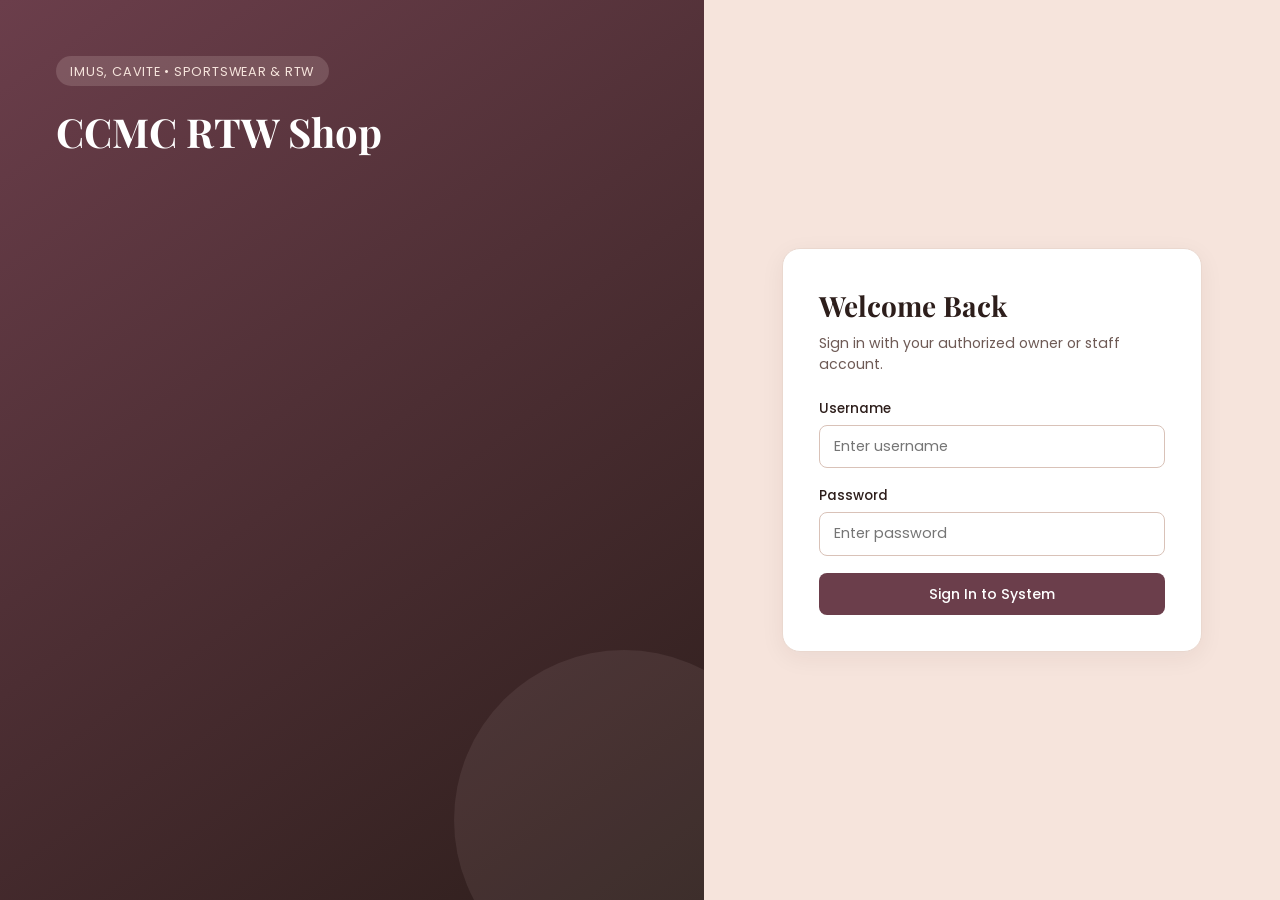
<file: index.html>
<!DOCTYPE html>
<html lang="en">
<head>
  <meta charset="UTF-8" />
  <meta name="viewport" content="width=device-width, initial-scale=1.0" />
  <title>CCMC RTW Shop — Sign In</title>
  <link rel="preconnect" href="https://fonts.googleapis.com" />
  <link rel="preconnect" href="https://fonts.gstatic.com" crossorigin />
  <link href="https://fonts.googleapis.com/css2?family=Playfair+Display:wght@600;700&family=Poppins:wght@300;400;500;600&display=swap" rel="stylesheet" />
  <link rel="stylesheet" href="css/styles.css" />
</head>
<body>
  <div class="login-split">
    <section class="login-visual">
      <div>
        <span class="brand-badge">Imus, Cavite • Sportswear &amp; RTW</span>
        <h1>CCMC RTW Shop</h1>
      </div>

    </section>

    <section class="login-panel">
      <div class="login-card">
        <h2>Welcome Back</h2>
        <p class="subtitle">Sign in with your authorized owner or staff account.</p>

        <div id="login-error" class="alert-box alert-error hidden"></div>

        <form id="login-form">
          <div class="form-group">
            <label for="username">Username</label>
            <input type="text" id="username" name="username" placeholder="Enter username" required autocomplete="username" />
          </div>

          <div class="form-group">
            <label for="password">Password</label>
            <input type="password" id="password" name="password" placeholder="Enter password" required autocomplete="current-password" />
          </div>

          <button type="submit" class="btn btn-primary w-full">Sign In to System</button>
        </form>
      </div>
    </section>
  </div>

  <script src="js/store.js"></script>
  <script src="js/auth.js"></script>
</body>
</html>
</file>
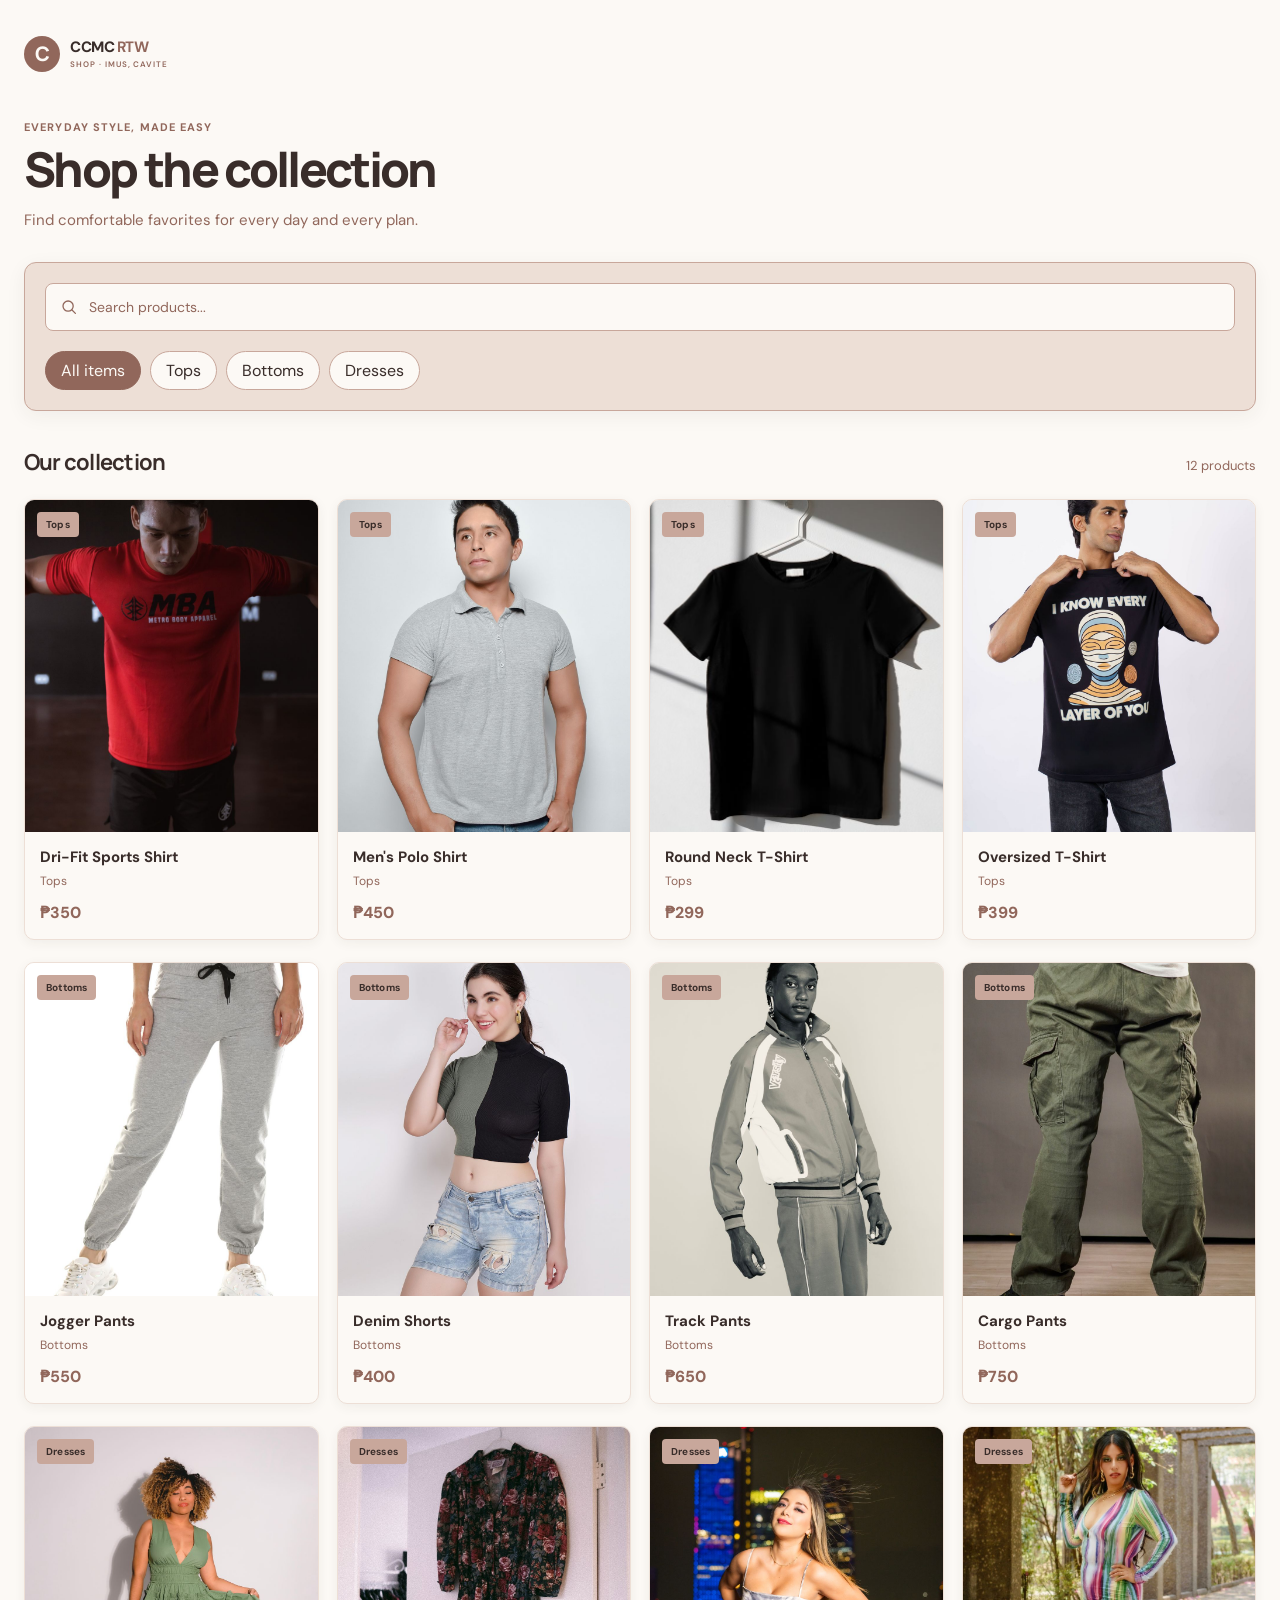
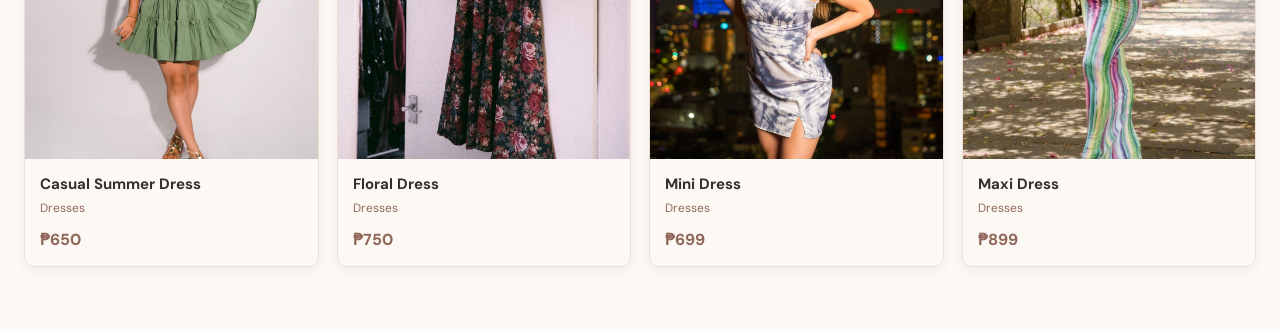
<file: shop.html>
<!doctype html>
<html lang="en">
<head>
  <meta charset="utf-8">
  <meta name="viewport" content="width=device-width, initial-scale=1">
  <meta name="theme-color" content="#FCF9F5">
  <meta name="description" content="Browse the CCMC RTW Shop product catalog.">
  <title>Shop the Collection | CCMC RTW Shop</title>
  <link rel="preconnect" href="https://fonts.googleapis.com">
  <link rel="preconnect" href="https://fonts.gstatic.com" crossorigin>
  <link href="https://fonts.googleapis.com/css2?family=DM+Sans:wght@400;500;600;700;800&family=Manrope:wght@500;600;700;800&display=swap" rel="stylesheet">
  <link rel="stylesheet" href="shop.css">
  <script src="shop.js" defer></script>
</head>
<body class="catalog-page">
  <main class="catalog-shell" id="catalog-main">
    <header class="catalog-heading">
      <div class="catalog-brand">
        <span class="catalog-brand-mark" aria-hidden="true">C</span>
        <span>CCMC <strong>RTW</strong><small>SHOP · IMUS, CAVITE</small></span>
      </div>
      <div class="catalog-intro">
        <p class="catalog-eyebrow">Everyday style, made easy</p>
        <h1>Shop the collection</h1>
        <p class="catalog-description">Find comfortable favorites for every day and every plan.</p>
      </div>
    </header>

    <section class="catalog-controls" aria-label="Find products">
      <div class="catalog-search-wrap">
        <label class="catalog-visually-hidden" for="catalog-search">Search products by name</label>
        <svg class="catalog-search-icon" viewBox="0 0 24 24" aria-hidden="true">
          <circle cx="10.8" cy="10.8" r="6.8"></circle>
          <path d="m16 16 4.5 4.5"></path>
        </svg>
        <input id="catalog-search" type="search" placeholder="Search products..." autocomplete="off">
        <button class="catalog-clear-search" type="button" aria-label="Clear search" hidden>Clear</button>
      </div>
      <div class="catalog-filters" role="group" aria-label="Filter products by category">
        <button class="catalog-filter is-active" type="button" data-category="all" aria-pressed="true">All items</button>
        <button class="catalog-filter" type="button" data-category="tops" aria-pressed="false">Tops</button>
        <button class="catalog-filter" type="button" data-category="bottoms" aria-pressed="false">Bottoms</button>
        <button class="catalog-filter" type="button" data-category="dresses" aria-pressed="false">Dresses</button>
      </div>
    </section>

    <section class="catalog-results" aria-labelledby="catalog-results-title">
      <div class="catalog-results-heading">
        <h2 id="catalog-results-title">Our collection</h2>
        <p class="catalog-results-count" aria-live="polite"></p>
      </div>
      <div class="catalog-product-grid">
        <article class="catalog-product-card" data-category="tops" data-name="Dri-Fit Sports Shirt">
          <div class="catalog-product-image">
            <img data-catalog-image src="images/dri-fit-shirt.jpg" alt="Dri-Fit Sports Shirt" width="1000" height="1500" loading="lazy" decoding="async">
            <div class="catalog-image-fallback" role="img" aria-label="Product photo unavailable for Dri-Fit Sports Shirt" hidden>
              <span>Product photo unavailable</span>
            </div>
            <span class="catalog-product-tag">Tops</span>
          </div>
          <div class="catalog-product-info">
            <h3>Dri-Fit Sports Shirt</h3>
            <p class="catalog-product-category">Tops</p>
            <p class="catalog-product-price">₱350</p>
          </div>
        </article>

        <article class="catalog-product-card" data-category="tops" data-name="Men's Polo Shirt">
          <div class="catalog-product-image">
            <img data-catalog-image src="images/polo-shirt.jpg" alt="Men's Polo Shirt" width="1000" height="1509" loading="lazy" decoding="async">
            <div class="catalog-image-fallback" role="img" aria-label="Product photo unavailable for Men's Polo Shirt" hidden>
              <span>Product photo unavailable</span>
            </div>
            <span class="catalog-product-tag">Tops</span>
          </div>
          <div class="catalog-product-info">
            <h3>Men's Polo Shirt</h3>
            <p class="catalog-product-category">Tops</p>
            <p class="catalog-product-price">₱450</p>
          </div>
        </article>

        <article class="catalog-product-card" data-category="tops" data-name="Round Neck T-Shirt">
          <div class="catalog-product-image">
            <img data-catalog-image src="images/round-neck-shirt.jpg" alt="Round Neck T-Shirt" width="1000" height="667" loading="lazy" decoding="async">
            <div class="catalog-image-fallback" role="img" aria-label="Product photo unavailable for Round Neck T-Shirt" hidden>
              <span>Product photo unavailable</span>
            </div>
            <span class="catalog-product-tag">Tops</span>
          </div>
          <div class="catalog-product-info">
            <h3>Round Neck T-Shirt</h3>
            <p class="catalog-product-category">Tops</p>
            <p class="catalog-product-price">₱299</p>
          </div>
        </article>

        <article class="catalog-product-card" data-category="tops" data-name="Oversized T-Shirt">
          <div class="catalog-product-image">
            <img data-catalog-image src="images/oversized-shirt.jpg" alt="Oversized T-Shirt" width="1000" height="1500" loading="lazy" decoding="async">
            <div class="catalog-image-fallback" role="img" aria-label="Product photo unavailable for Oversized T-Shirt" hidden>
              <span>Product photo unavailable</span>
            </div>
            <span class="catalog-product-tag">Tops</span>
          </div>
          <div class="catalog-product-info">
            <h3>Oversized T-Shirt</h3>
            <p class="catalog-product-category">Tops</p>
            <p class="catalog-product-price">₱399</p>
          </div>
        </article>

        <article class="catalog-product-card" data-category="bottoms" data-name="Jogger Pants">
          <div class="catalog-product-image">
            <img data-catalog-image src="images/jogger-pants.jpg" alt="Jogger Pants" width="1000" height="1500" loading="lazy" decoding="async">
            <div class="catalog-image-fallback" role="img" aria-label="Product photo unavailable for Jogger Pants" hidden>
              <span>Product photo unavailable</span>
            </div>
            <span class="catalog-product-tag">Bottoms</span>
          </div>
          <div class="catalog-product-info">
            <h3>Jogger Pants</h3>
            <p class="catalog-product-category">Bottoms</p>
            <p class="catalog-product-price">₱550</p>
          </div>
        </article>

        <article class="catalog-product-card" data-category="bottoms" data-name="Denim Shorts">
          <div class="catalog-product-image">
            <img data-catalog-image src="images/denim-shorts.jpg" alt="Denim Shorts" width="1000" height="1250" loading="lazy" decoding="async">
            <div class="catalog-image-fallback" role="img" aria-label="Product photo unavailable for Denim Shorts" hidden>
              <span>Product photo unavailable</span>
            </div>
            <span class="catalog-product-tag">Bottoms</span>
          </div>
          <div class="catalog-product-info">
            <h3>Denim Shorts</h3>
            <p class="catalog-product-category">Bottoms</p>
            <p class="catalog-product-price">₱400</p>
          </div>
        </article>

        <article class="catalog-product-card" data-category="bottoms" data-name="Track Pants">
          <div class="catalog-product-image">
            <img data-catalog-image src="images/track-pants.jpg" alt="Track Pants" width="1000" height="1500" loading="lazy" decoding="async">
            <div class="catalog-image-fallback" role="img" aria-label="Product photo unavailable for Track Pants" hidden>
              <span>Product photo unavailable</span>
            </div>
            <span class="catalog-product-tag">Bottoms</span>
          </div>
          <div class="catalog-product-info">
            <h3>Track Pants</h3>
            <p class="catalog-product-category">Bottoms</p>
            <p class="catalog-product-price">₱650</p>
          </div>
        </article>

        <article class="catalog-product-card" data-category="bottoms" data-name="Cargo Pants">
          <div class="catalog-product-image">
            <img data-catalog-image src="images/cargo-pants.jpg" alt="Cargo Pants" width="1000" height="1500" loading="lazy" decoding="async">
            <div class="catalog-image-fallback" role="img" aria-label="Product photo unavailable for Cargo Pants" hidden>
              <span>Product photo unavailable</span>
            </div>
            <span class="catalog-product-tag">Bottoms</span>
          </div>
          <div class="catalog-product-info">
            <h3>Cargo Pants</h3>
            <p class="catalog-product-category">Bottoms</p>
            <p class="catalog-product-price">₱750</p>
          </div>
        </article>

        <article class="catalog-product-card" data-category="dresses" data-name="Casual Summer Dress">
          <div class="catalog-product-image">
            <img data-catalog-image src="images/casual-summer-dress.jpg" alt="Casual Summer Dress" width="1000" height="1400" loading="lazy" decoding="async">
            <div class="catalog-image-fallback" role="img" aria-label="Product photo unavailable for Casual Summer Dress" hidden>
              <span>Product photo unavailable</span>
            </div>
            <span class="catalog-product-tag">Dresses</span>
          </div>
          <div class="catalog-product-info">
            <h3>Casual Summer Dress</h3>
            <p class="catalog-product-category">Dresses</p>
            <p class="catalog-product-price">₱650</p>
          </div>
        </article>

        <article class="catalog-product-card" data-category="dresses" data-name="Floral Dress">
          <div class="catalog-product-image">
            <img data-catalog-image src="images/floral-dress.jpg" alt="Floral Dress" width="1000" height="1333" loading="lazy" decoding="async">
            <div class="catalog-image-fallback" role="img" aria-label="Product photo unavailable for Floral Dress" hidden>
              <span>Product photo unavailable</span>
            </div>
            <span class="catalog-product-tag">Dresses</span>
          </div>
          <div class="catalog-product-info">
            <h3>Floral Dress</h3>
            <p class="catalog-product-category">Dresses</p>
            <p class="catalog-product-price">₱750</p>
          </div>
        </article>

        <article class="catalog-product-card" data-category="dresses" data-name="Mini Dress">
          <div class="catalog-product-image">
            <img data-catalog-image src="images/mini-dress.jpg" alt="Mini Dress" width="1000" height="1503" loading="lazy" decoding="async">
            <div class="catalog-image-fallback" role="img" aria-label="Product photo unavailable for Mini Dress" hidden>
              <span>Product photo unavailable</span>
            </div>
            <span class="catalog-product-tag">Dresses</span>
          </div>
          <div class="catalog-product-info">
            <h3>Mini Dress</h3>
            <p class="catalog-product-category">Dresses</p>
            <p class="catalog-product-price">₱699</p>
          </div>
        </article>

        <article class="catalog-product-card" data-category="dresses" data-name="Maxi Dress">
          <div class="catalog-product-image">
            <img data-catalog-image src="images/maxi-dress.jpg" alt="Maxi Dress" width="1000" height="1575" loading="lazy" decoding="async">
            <div class="catalog-image-fallback" role="img" aria-label="Product photo unavailable for Maxi Dress" hidden>
              <span>Product photo unavailable</span>
            </div>
            <span class="catalog-product-tag">Dresses</span>
          </div>
          <div class="catalog-product-info">
            <h3>Maxi Dress</h3>
            <p class="catalog-product-category">Dresses</p>
            <p class="catalog-product-price">₱899</p>
          </div>
        </article>
      </div>

      <div class="catalog-empty-state" role="status" hidden>
        <h3>No matching products</h3>
        <p>Try a different product name or choose another category.</p>
      </div>
    </section>
  </main>
</body>
</html>
</file>
<file: css/styles.css>
:root {
  /* Soft Luxury Palette */
  --rosewood: #6b3e4b;
  --rosewood-hover: #542f39;
  --dark-cocoa: #2d1e1b;
  --champagne-blush: #f6e4dc;
  --dusty-rose: #b08b94;
  --porcelain-cream: #faf6f2;
  --pure-white: #ffffff;
  --muted-green: #2e7d5b;
  --muted-green-bg: #e6f4ed;
  --muted-red: #b83b3b;
  --muted-red-bg: #fbeaea;
  --border-soft: #ead8cf;
  --text-muted: #6e5a55;

  /* Typography */
  --font-heading: 'Playfair Display', Georgia, serif;
  --font-body: 'Poppins', -apple-system, BlinkMacSystemFont, sans-serif;

  /* Radii & Shadows */
  --radius-sm: 8px;
  --radius-md: 12px;
  --radius-lg: 18px;
  --shadow-card: 0 6px 24px rgba(45, 30, 27, 0.06);
  --shadow-soft: 0 2px 10px rgba(45, 30, 27, 0.04);
}

* {
  box-sizing: border-box;
  margin: 0;
  padding: 0;
}

body {
  font-family: var(--font-body);
  background-color: var(--porcelain-cream);
  color: var(--dark-cocoa);
  line-height: 1.5;
  min-height: 100vh;
}

h1, h2, h3, .brand-title {
  font-family: var(--font-heading);
  color: var(--dark-cocoa);
}

/* ==================== LOGIN PAGE ==================== */
.login-split {
  display: grid;
  grid-template-columns: 1.1fr 0.9fr;
  min-height: 100vh;
}

.login-visual {
  background: linear-gradient(145deg, var(--rosewood) 0%, var(--dark-cocoa) 100%);
  color: var(--pure-white);
  padding: 3.5rem;
  display: flex;
  flex-direction: column;
  justify-content: space-between;
  position: relative;
  overflow: hidden;
}

.login-visual::after {
  content: "";
  position: absolute;
  width: 340px;
  height: 340px;
  border-radius: 50%;
  background: rgba(246, 228, 220, 0.08);
  bottom: -90px;
  right: -90px;
}

.brand-badge {
  display: inline-block;
  padding: 0.35rem 0.9rem;
  border-radius: 999px;
  background: rgba(246, 228, 220, 0.16);
  color: var(--champagne-blush);
  font-size: 0.8rem;
  letter-spacing: 0.06em;
  text-transform: uppercase;
  margin-bottom: 1rem;
}

.login-visual h1 {
  color: var(--pure-white);
  font-size: 2.5rem;
  margin-bottom: 1rem;
}

.login-visual p {
  color: var(--champagne-blush);
  max-width: 460px;
  font-size: 0.96rem;
}

.demo-credentials {
  background: rgba(255, 255, 255, 0.1);
  border: 1px solid rgba(246, 228, 220, 0.25);
  border-radius: var(--radius-md);
  padding: 1rem 1.25rem;
  font-size: 0.84rem;
  color: var(--champagne-blush);
  z-index: 1;
}

.login-panel {
  background: var(--champagne-blush);
  display: flex;
  align-items: center;
  justify-content: center;
  padding: 2rem;
}

.login-card {
  width: 100%;
  max-width: 420px;
  background: var(--pure-white);
  border-radius: var(--radius-lg);
  padding: 2.25rem;
  box-shadow: var(--shadow-card);
  border: 1px solid var(--border-soft);
}

.login-card h2 {
  font-size: 1.75rem;
  margin-bottom: 0.35rem;
}

.login-card .subtitle {
  color: var(--text-muted);
  font-size: 0.88rem;
  margin-bottom: 1.5rem;
}

/* ==================== FORM CONTROLS ==================== */
.form-group {
  margin-bottom: 1.1rem;
}

label {
  display: block;
  font-size: 0.84rem;
  font-weight: 500;
  color: var(--dark-cocoa);
  margin-bottom: 0.35rem;
}

input, select, textarea {
  width: 100%;
  padding: 0.65rem 0.85rem;
  border-radius: var(--radius-sm);
  border: 1px solid #d9c2b8;
  background: var(--pure-white);
  color: var(--dark-cocoa);
  font-family: var(--font-body);
  font-size: 0.9rem;
  transition: border-color 0.2s, box-shadow 0.2s;
}

input:focus, select:focus, textarea:focus {
  outline: none;
  border-color: var(--rosewood);
  box-shadow: 0 0 0 3px rgba(107, 62, 75, 0.14);
}

.btn {
  display: inline-flex;
  align-items: center;
  justify-content: center;
  gap: 0.45rem;
  padding: 0.65rem 1.15rem;
  border-radius: var(--radius-sm);
  border: none;
  font-family: var(--font-body);
  font-size: 0.88rem;
  font-weight: 500;
  cursor: pointer;
  transition: all 0.2s ease;
}

.btn-primary {
  background: var(--rosewood);
  color: var(--pure-white);
}

.btn-primary:hover {
  background: var(--rosewood-hover);
}

.btn-secondary {
  background: var(--champagne-blush);
  color: var(--dark-cocoa);
  border: 1px solid var(--border-soft);
}

.btn-secondary:hover {
  background: #edd4c9;
}

.btn-danger {
  background: var(--muted-red);
  color: var(--pure-white);
}

.btn-sm {
  padding: 0.4rem 0.75rem;
  font-size: 0.8rem;
}

.w-full {
  width: 100%;
}

/* ==================== APP SHELL ==================== */
.app-shell {
  display: grid;
  grid-template-columns: 250px 1fr;
  min-height: 100vh;
}

.sidebar {
  background: var(--pure-white);
  border-right: 1px solid var(--border-soft);
  padding: 1.5rem 1rem;
  display: flex;
  flex-direction: column;
  gap: 1.5rem;
}

.sidebar-brand {
  padding: 0 0.5rem;
}

.sidebar-brand .brand-title {
  font-size: 1.35rem;
  line-height: 1.2;
}

.sidebar-brand span {
  font-size: 0.75rem;
  color: var(--dusty-rose);
  font-weight: 600;
  text-transform: uppercase;
  letter-spacing: 0.05em;
}

.nav-list {
  list-style: none;
  display: flex;
  flex-direction: column;
  gap: 0.35rem;
}

.nav-btn {
  width: 100%;
  text-align: left;
  background: transparent;
  border: none;
  padding: 0.7rem 0.9rem;
  border-radius: var(--radius-sm);
  font-family: var(--font-body);
  font-size: 0.88rem;
  color: var(--dark-cocoa);
  cursor: pointer;
  display: flex;
  align-items: center;
  justify-content: space-between;
  transition: all 0.2s;
}

.nav-btn:hover {
  background: var(--champagne-blush);
}

.nav-btn.active {
  background: var(--rosewood);
  color: var(--pure-white);
  font-weight: 500;
}

.main-area {
  display: flex;
  flex-direction: column;
  min-width: 0;
}

.topbar {
  background: var(--pure-white);
  border-bottom: 1px solid var(--border-soft);
  padding: 0.9rem 1.75rem;
  display: flex;
  align-items: center;
  justify-content: space-between;
  gap: 1rem;
}

.topbar-left h2 {
  font-size: 1.35rem;
}

.topbar-right {
  display: flex;
  align-items: center;
  gap: 0.9rem;
  flex-wrap: wrap;
}

.role-pill {
  background: var(--champagne-blush);
  color: var(--dark-cocoa);
  padding: 0.35rem 0.75rem;
  border-radius: 999px;
  font-size: 0.8rem;
  font-weight: 500;
  border: 1px solid var(--border-soft);
}

.content-container {
  padding: 1.75rem;
  max-width: 1400px;
  width: 100%;
  margin: 0 auto;
}

/* ==================== CARDS, GRIDS & TABLES ==================== */
.kpi-grid {
  display: grid;
  grid-template-columns: repeat(auto-fit, minmax(200px, 1fr));
  gap: 1rem;
  margin-bottom: 1.5rem;
}

.card {
  background: var(--pure-white);
  border: 1px solid var(--border-soft);
  border-radius: var(--radius-md);
  padding: 1.25rem;
  box-shadow: var(--shadow-soft);
}

.card-header {
  display: flex;
  align-items: center;
  justify-content: space-between;
  margin-bottom: 1rem;
  gap: 0.75rem;
  flex-wrap: wrap;
}

.card-title {
  font-size: 1.05rem;
  font-family: var(--font-heading);
}

.kpi-label {
  font-size: 0.78rem;
  color: var(--text-muted);
  text-transform: uppercase;
  letter-spacing: 0.04em;
}

.kpi-value {
  font-size: 1.55rem;
  font-weight: 600;
  margin: 0.25rem 0;
  color: var(--dark-cocoa);
}

.kpi-sub {
  font-size: 0.78rem;
  color: var(--text-muted);
}

.grid-2 {
  display: grid;
  grid-template-columns: repeat(2, 1fr);
  gap: 1.25rem;
  margin-bottom: 1.5rem;
}

.grid-split-main {
  display: grid;
  grid-template-columns: 1.55fr 1fr;
  gap: 1.25rem;
  margin-bottom: 1.5rem;
}

.table-wrap {
  overflow-x: auto;
}

table {
  width: 100%;
  border-collapse: collapse;
  font-size: 0.86rem;
}

th, td {
  padding: 0.7rem 0.75rem;
  text-align: left;
  border-bottom: 1px solid var(--champagne-blush);
}

th {
  background: var(--porcelain-cream);
  color: var(--dark-cocoa);
  font-weight: 600;
  font-size: 0.8rem;
  text-transform: uppercase;
  letter-spacing: 0.03em;
}

.badge {
  display: inline-flex;
  align-items: center;
  padding: 0.22rem 0.6rem;
  border-radius: 999px;
  font-size: 0.75rem;
  font-weight: 500;
}

.badge-success {
  background: var(--muted-green-bg);
  color: var(--muted-green);
}

.badge-danger {
  background: var(--muted-red-bg);
  color: var(--muted-red);
}

.badge-neutral {
  background: var(--champagne-blush);
  color: var(--dark-cocoa);
}

.alert-box {
  padding: 0.75rem 1rem;
  border-radius: var(--radius-sm);
  font-size: 0.86rem;
  margin-bottom: 1rem;
}

.alert-error {
  background: var(--muted-red-bg);
  color: var(--muted-red);
  border: 1px solid rgba(184, 59, 59, 0.25);
}

.alert-info {
  background: var(--champagne-blush);
  color: var(--dark-cocoa);
  border: 1px solid var(--border-soft);
}

.toolbar {
  display: flex;
  gap: 0.75rem;
  flex-wrap: wrap;
  margin-bottom: 1rem;
}

.toolbar input, .toolbar select {
  max-width: 240px;
}

.hidden {
  display: none !important;
}

/* Bar visualization */
.bar-row {
  margin-bottom: 0.85rem;
}

.bar-meta {
  display: flex;
  justify-content: space-between;
  font-size: 0.83rem;
  margin-bottom: 0.25rem;
}

.bar-track {
  height: 10px;
  background: var(--champagne-blush);
  border-radius: 999px;
  overflow: hidden;
}

.bar-fill {
  height: 100%;
  background: var(--rosewood);
  border-radius: 999px;
}

@media (max-width: 960px) {
  .login-split,
  .app-shell,
  .grid-2,
  .grid-split-main {
    grid-template-columns: 1fr;
  }

  .login-visual {
    padding: 2rem;
  }
}

@media print {
  .sidebar, .topbar, .no-print {
    display: none !important;
  }
  body {
    background: #fff;
  }
}
</file>
<file: shop.css>
.catalog-page {
  --catalog-background: #FCF9F5;
  --catalog-secondary: #EDDFD6;
  --catalog-accent: #C8A79B;
  --catalog-primary: #91675B;
  --catalog-ink: #392D2A;
  min-height: 100vh;
  margin: 0;
  color: var(--catalog-ink);
  background: var(--catalog-background);
  font-family: "DM Sans", Arial, sans-serif;
  -webkit-font-smoothing: antialiased;
}

.catalog-page *,
.catalog-page *::before,
.catalog-page *::after {
  box-sizing: border-box;
}

.catalog-page [hidden] {
  display: none !important;
}

.catalog-page button,
.catalog-page input {
  font: inherit;
}

.catalog-page button:focus-visible,
.catalog-page input:focus-visible,
.catalog-page a:focus-visible {
  outline: 3px solid rgba(145, 103, 91, .45);
  outline-offset: 3px;
}

.catalog-shell {
  width: min(1240px, calc(100% - 48px));
  margin: 0 auto;
  padding: 28px 0 64px;
}

.catalog-heading {
  display: flex;
  flex-direction: column;
  gap: 48px;
  padding: 8px 0 30px;
}

.catalog-brand {
  width: fit-content;
  display: flex;
  align-items: center;
  gap: 10px;
  color: var(--catalog-ink);
  font-size: 15px;
  font-weight: 800;
  line-height: 1.1;
  letter-spacing: -.03em;
  text-decoration: none;
}

.catalog-brand strong {
  color: var(--catalog-primary);
}

.catalog-brand small {
  display: block;
  margin-top: 5px;
  color: var(--catalog-primary);
  font-size: 8px;
  font-weight: 600;
  letter-spacing: .12em;
}

.catalog-brand-mark {
  width: 36px;
  height: 36px;
  display: grid;
  place-items: center;
  color: var(--catalog-background);
  background: var(--catalog-primary);
  border-radius: 50%;
  font-family: "Manrope", sans-serif;
  font-size: 20px;
  font-weight: 800;
}

.catalog-intro {
  max-width: 700px;
}

.catalog-eyebrow {
  margin: 0 0 9px;
  color: var(--catalog-primary);
  font-size: 11px;
  font-weight: 700;
  letter-spacing: .1em;
  text-transform: uppercase;
}

.catalog-intro h1 {
  margin: 0;
  font-family: "Manrope", "DM Sans", sans-serif;
  font-size: clamp(32px, 5vw, 48px);
  font-weight: 800;
  letter-spacing: -.055em;
  line-height: 1.1;
}

.catalog-description {
  margin: 12px 0 0;
  color: var(--catalog-primary);
  font-size: 15px;
  line-height: 1.6;
}

.catalog-controls {
  display: grid;
  gap: 20px;
  padding: 20px;
  background: var(--catalog-secondary);
  border: 1px solid var(--catalog-accent);
  border-radius: 12px;
  box-shadow: 0 5px 20px rgba(57, 45, 42, .06);
}

.catalog-search-wrap {
  min-height: 48px;
  display: flex;
  align-items: center;
  gap: 11px;
  padding: 0 14px;
  background: var(--catalog-background);
  border: 1px solid var(--catalog-accent);
  border-radius: 8px;
  transition: border-color .2s ease, box-shadow .2s ease;
}

.catalog-search-wrap:focus-within {
  border-color: var(--catalog-primary);
  box-shadow: 0 0 0 3px rgba(145, 103, 91, .16);
}

.catalog-search-icon {
  width: 18px;
  height: 18px;
  flex: 0 0 18px;
  fill: none;
  stroke: var(--catalog-primary);
  stroke-width: 1.7;
  stroke-linecap: round;
}

.catalog-search-wrap input {
  width: 100%;
  min-width: 0;
  padding: 12px 0;
  color: var(--catalog-ink);
  background: transparent;
  border: 0;
  outline: 0;
  font-size: 14px;
}

.catalog-search-wrap input:focus-visible {
  outline: 0;
}

.catalog-search-wrap input::placeholder {
  color: var(--catalog-primary);
}

.catalog-clear-search {
  padding: 5px 0 5px 8px;
  color: var(--catalog-primary);
  background: transparent;
  border: 0;
  cursor: pointer;
  font-size: 12px;
  font-weight: 700;
}

.catalog-filters {
  display: flex;
  flex-wrap: wrap;
  gap: 9px;
}

.catalog-filter {
  min-height: 38px;
  padding: 8px 15px;
  color: var(--catalog-ink);
  background: var(--catalog-background);
  border: 1px solid var(--catalog-accent);
  border-radius: 999px;
  cursor: pointer;
  font-size: 13px;
  font-weight: 600;
  transition: color .18s ease, background-color .18s ease, border-color .18s ease, transform .18s ease;
}

.catalog-filter:hover {
  color: var(--catalog-ink);
  background: var(--catalog-accent);
  border-color: var(--catalog-primary);
  transform: translateY(-1px);
}

.catalog-filter.is-active {
  color: var(--catalog-background);
  background: var(--catalog-primary);
  border-color: var(--catalog-primary);
}

.catalog-filter.is-active:hover {
  color: var(--catalog-background);
  background: var(--catalog-ink);
  border-color: var(--catalog-ink);
}

.catalog-results {
  padding-top: 36px;
}

.catalog-results-heading {
  min-height: 34px;
  margin-bottom: 18px;
  display: flex;
  align-items: baseline;
  justify-content: space-between;
  gap: 16px;
}

.catalog-results-heading h2 {
  margin: 0;
  font-family: "Manrope", "DM Sans", sans-serif;
  font-size: 22px;
  font-weight: 700;
  letter-spacing: -.035em;
}

.catalog-results-count {
  margin: 0;
  color: var(--catalog-primary);
  font-size: 13px;
}

.catalog-product-grid {
  display: grid;
  grid-template-columns: repeat(4, minmax(0, 1fr));
  gap: 22px 18px;
}

.catalog-product-card {
  min-width: 0;
  overflow: hidden;
  background: var(--catalog-background);
  border: 1px solid var(--catalog-secondary);
  border-radius: 10px;
  box-shadow: 0 3px 12px rgba(57, 45, 42, .06);
  transition: border-color .2s ease, box-shadow .2s ease, transform .2s ease;
}

.catalog-product-card:hover {
  border-color: var(--catalog-accent);
  box-shadow: 0 10px 24px rgba(57, 45, 42, .14);
  transform: translateY(-3px);
}

.catalog-product-image {
  position: relative;
  aspect-ratio: .88;
  overflow: hidden;
  background: var(--catalog-secondary);
}

.catalog-product-image img {
  width: 100%;
  height: 100%;
  display: block;
  object-fit: cover;
  transition: transform .35s ease;
}

.catalog-product-card:hover .catalog-product-image img {
  transform: scale(1.035);
}

.catalog-image-fallback {
  position: absolute;
  inset: 0;
  display: grid;
  align-content: center;
  justify-items: center;
  gap: 8px;
  padding: 20px;
  color: var(--catalog-ink);
  background: linear-gradient(145deg, var(--catalog-secondary), var(--catalog-accent));
  text-align: center;
  font-size: 13px;
  font-weight: 600;
}

.catalog-image-fallback span {
  max-width: 170px;
  line-height: 1.5;
}

.catalog-product-tag {
  position: absolute;
  top: 12px;
  left: 12px;
  padding: 6px 9px;
  color: var(--catalog-ink);
  background: var(--catalog-accent);
  border-radius: 4px;
  font-size: 10px;
  font-weight: 700;
  letter-spacing: .02em;
}

.catalog-product-info {
  padding: 15px 15px 16px;
}

.catalog-product-info h3 {
  margin: 0;
  overflow-wrap: anywhere;
  font-size: 15px;
  font-weight: 700;
  line-height: 1.4;
}

.catalog-product-category {
  margin: 5px 0 13px;
  color: var(--catalog-primary);
  font-size: 12px;
}

.catalog-product-price {
  margin: 0;
  color: var(--catalog-primary);
  font-size: 16px;
  font-weight: 800;
}

.catalog-empty-state {
  padding: 48px 20px;
  color: var(--catalog-ink);
  background: var(--catalog-secondary);
  border: 1px dashed var(--catalog-accent);
  border-radius: 10px;
  text-align: center;
}

.catalog-empty-state h3 {
  margin: 0;
  color: var(--catalog-ink);
  font-size: 18px;
}

.catalog-empty-state p {
  margin: 8px 0 0;
  font-size: 14px;
  line-height: 1.5;
}

.catalog-visually-hidden {
  position: absolute;
  width: 1px;
  height: 1px;
  overflow: hidden;
  clip: rect(0, 0, 0, 0);
  white-space: nowrap;
  clip-path: inset(50%);
}

@media (max-width: 900px) {
  .catalog-product-grid {
    grid-template-columns: repeat(3, minmax(0, 1fr));
    gap: 18px 14px;
  }
}

@media (max-width: 640px) {
  .catalog-shell {
    width: min(100% - 32px, 520px);
    padding-top: 18px;
  }

  .catalog-heading {
    gap: 34px;
    padding-bottom: 24px;
  }

  .catalog-intro h1 {
    font-size: clamp(30px, 8vw, 40px);
  }

  .catalog-description {
    font-size: 14px;
  }

  .catalog-controls {
    gap: 16px;
    padding: 14px;
  }

  .catalog-filters {
    gap: 7px;
  }

  .catalog-filter {
    min-height: 36px;
    padding: 7px 12px;
    font-size: 12px;
  }

  .catalog-results {
    padding-top: 29px;
  }

  .catalog-product-grid {
    grid-template-columns: repeat(2, minmax(0, 1fr));
    gap: 13px 10px;
  }

  .catalog-product-info {
    padding: 12px 11px 13px;
  }

  .catalog-product-info h3 {
    font-size: 13px;
  }

  .catalog-product-category {
    margin-bottom: 10px;
    font-size: 11px;
  }

  .catalog-product-price {
    font-size: 14px;
  }

  .catalog-product-tag {
    top: 8px;
    left: 8px;
    padding: 5px 7px;
    font-size: 9px;
  }
}

@media (max-width: 360px) {
  .catalog-shell {
    width: calc(100% - 24px);
  }

  .catalog-product-grid {
    grid-template-columns: 1fr;
  }

  .catalog-product-image {
    aspect-ratio: 1.05;
  }
}

@media (prefers-reduced-motion: reduce) {
  .catalog-page *,
  .catalog-page *::before,
  .catalog-page *::after {
    scroll-behavior: auto !important;
    transition-duration: .01ms !important;
    animation-duration: .01ms !important;
    animation-iteration-count: 1 !important;
  }
}
</file>
